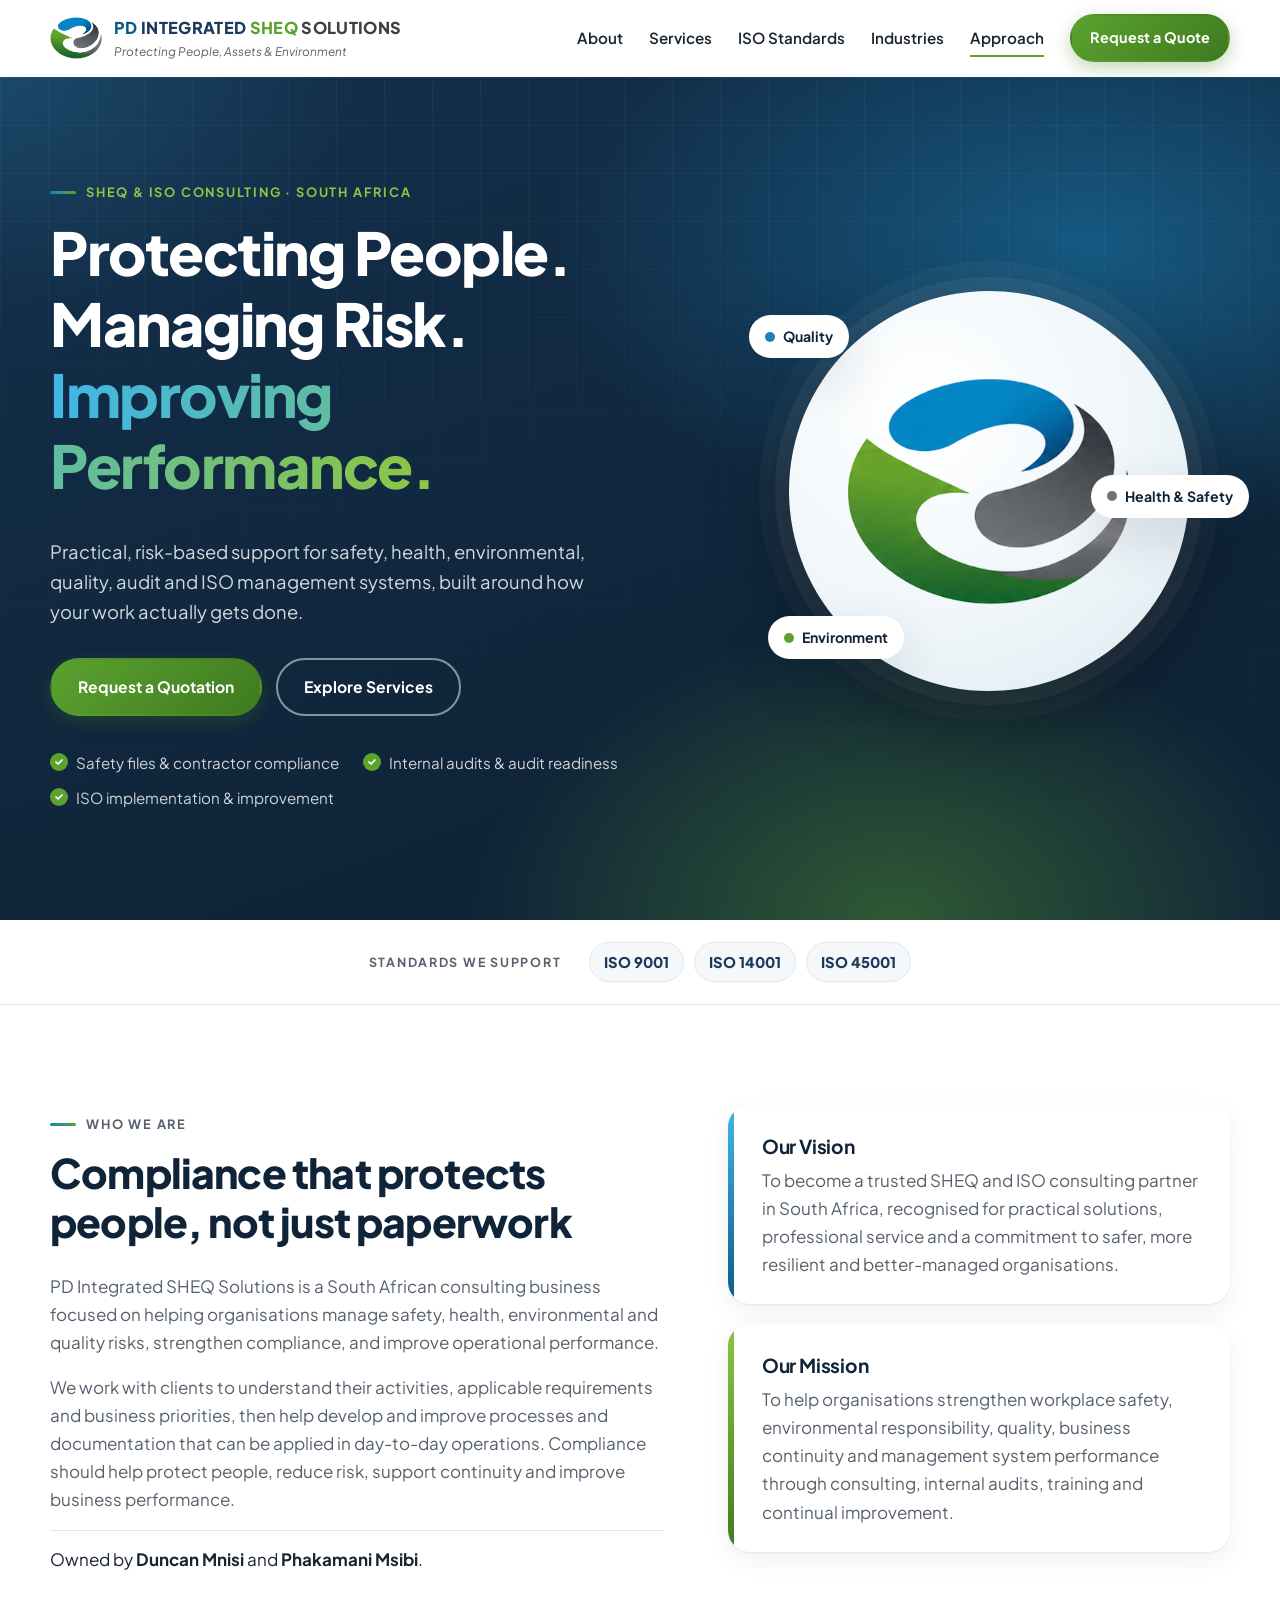
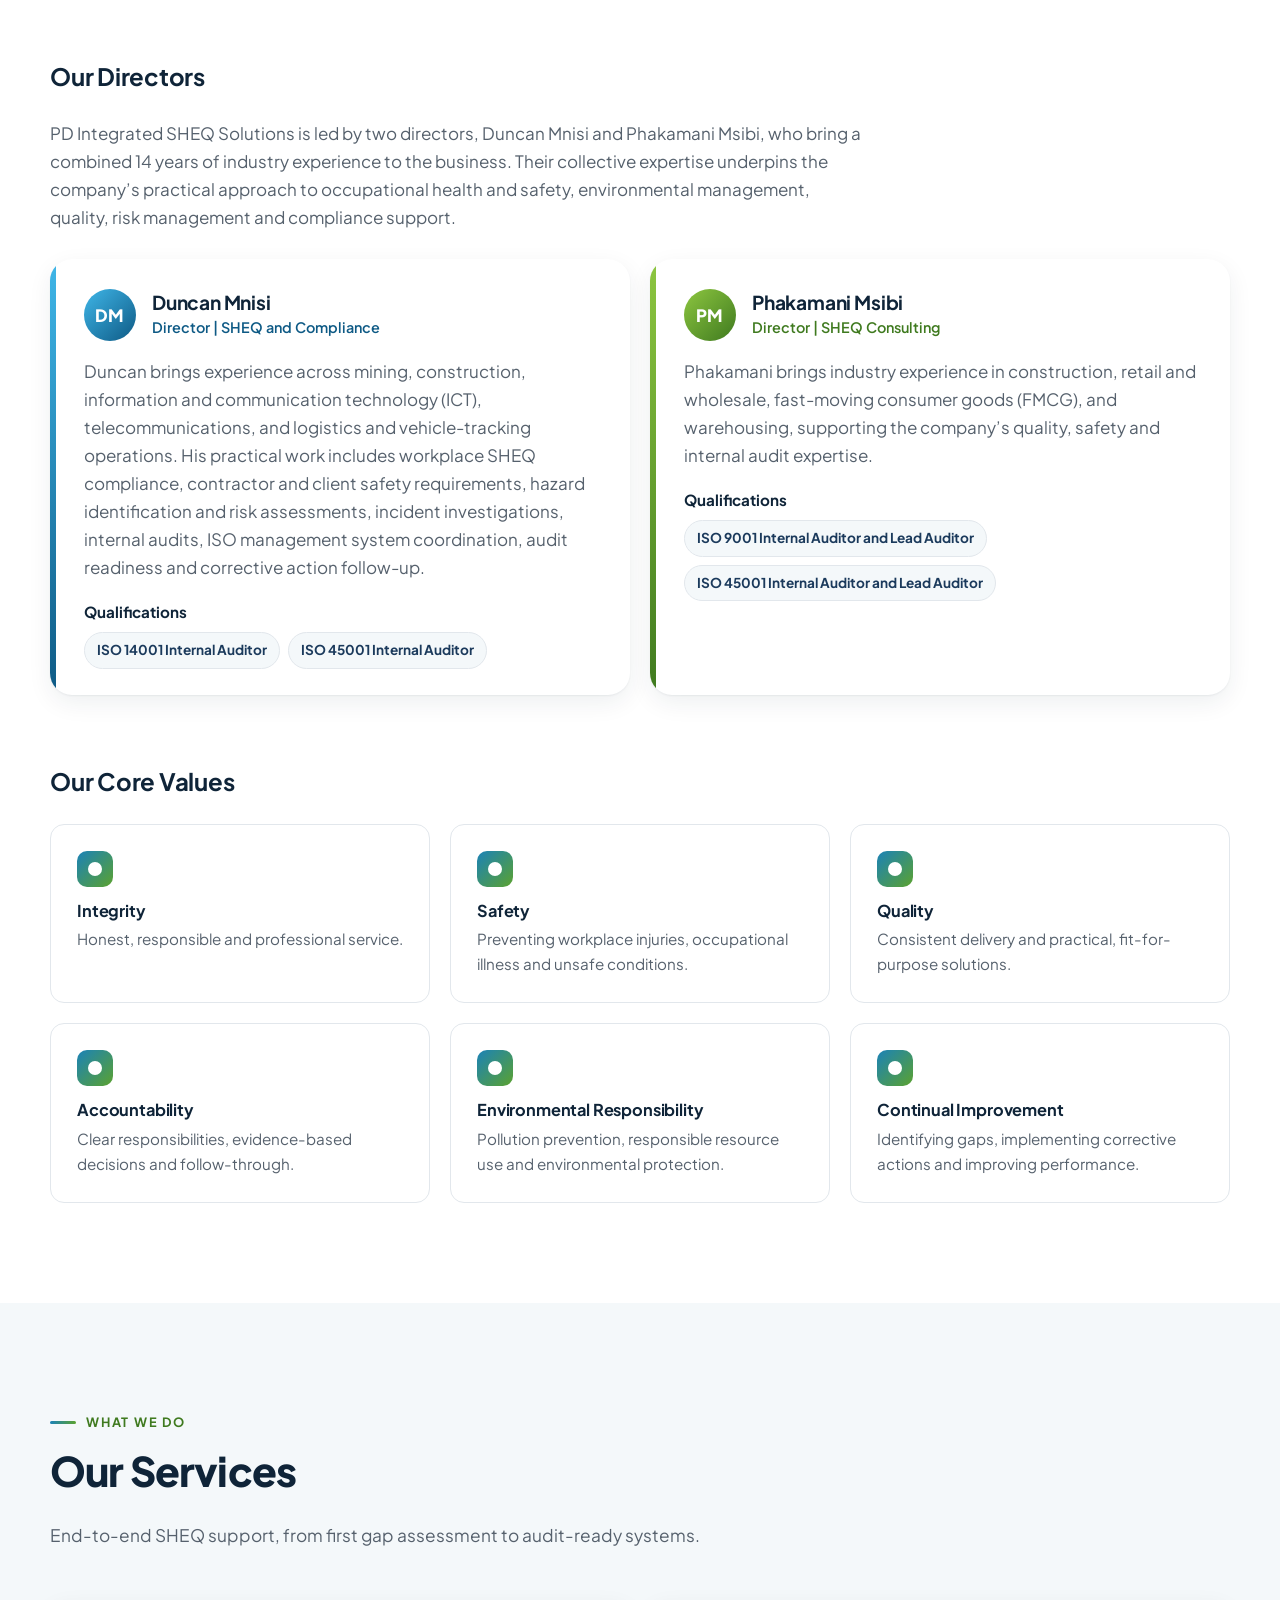
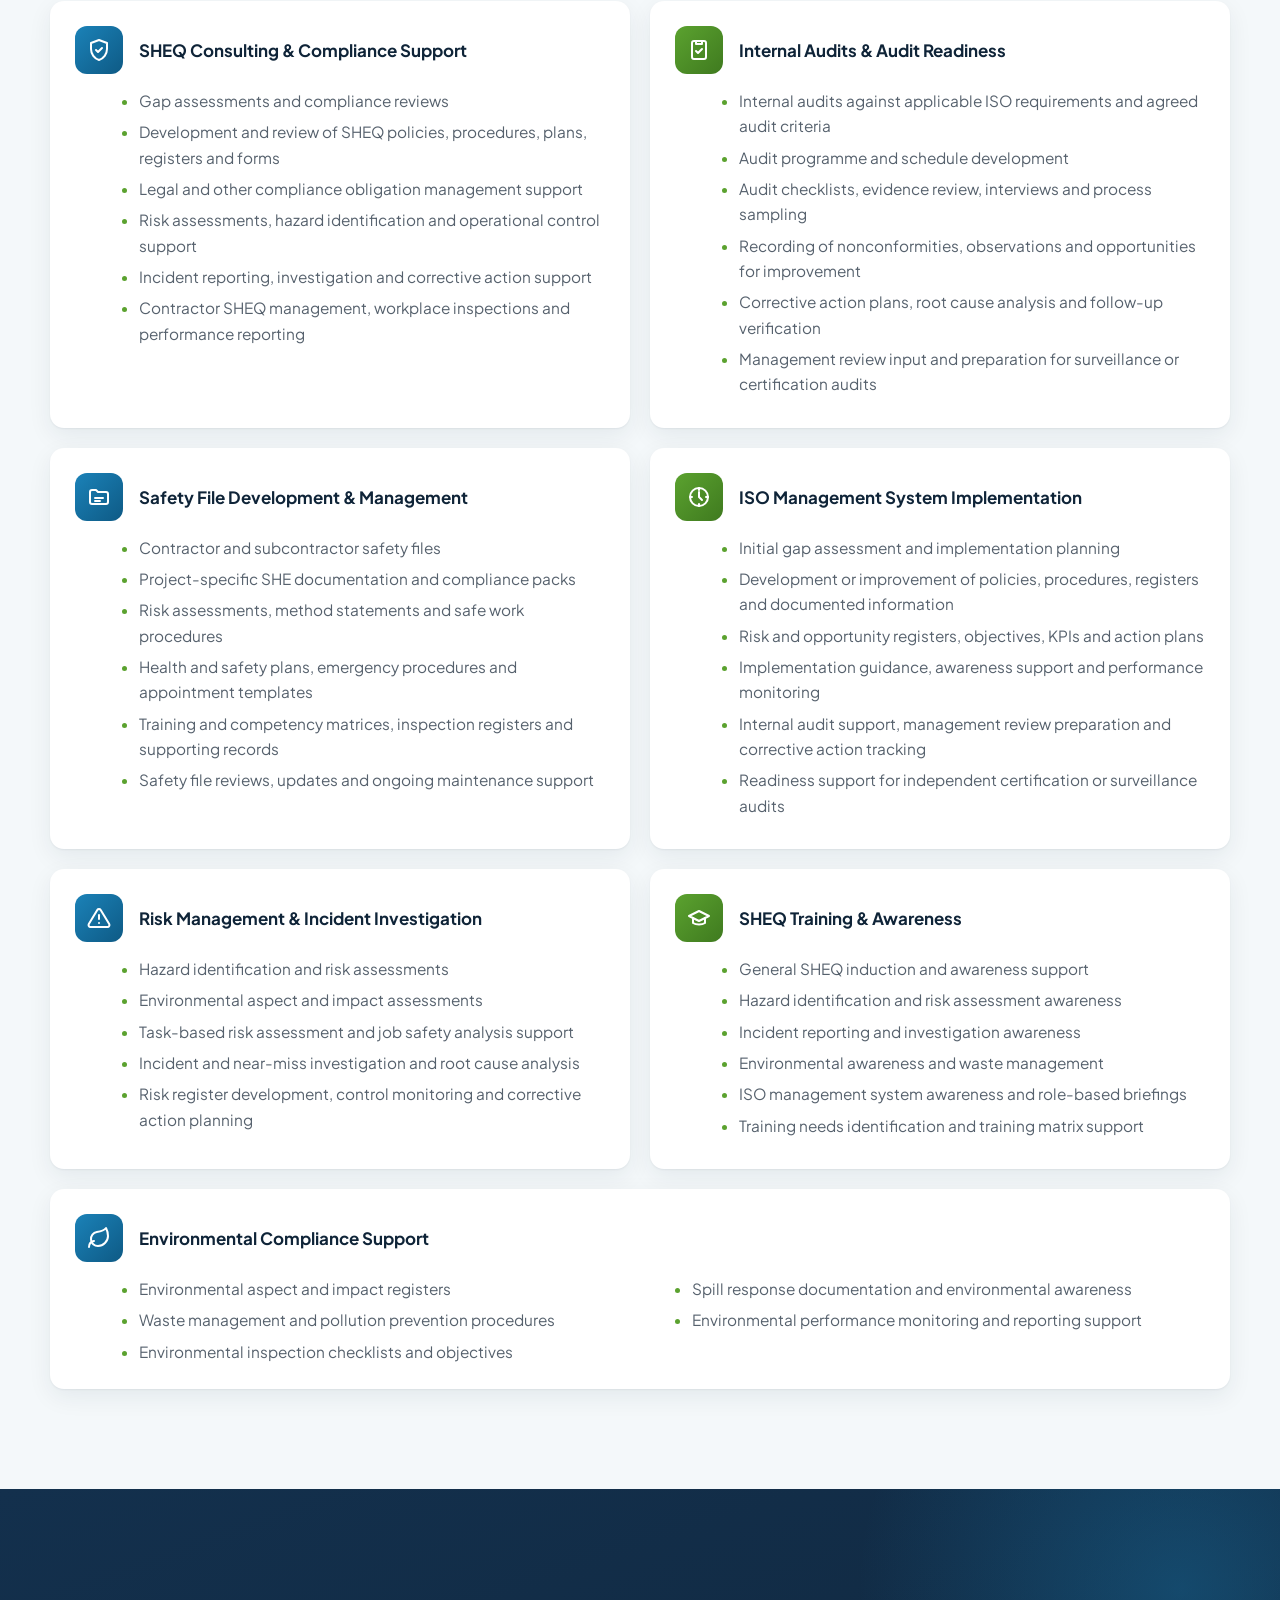
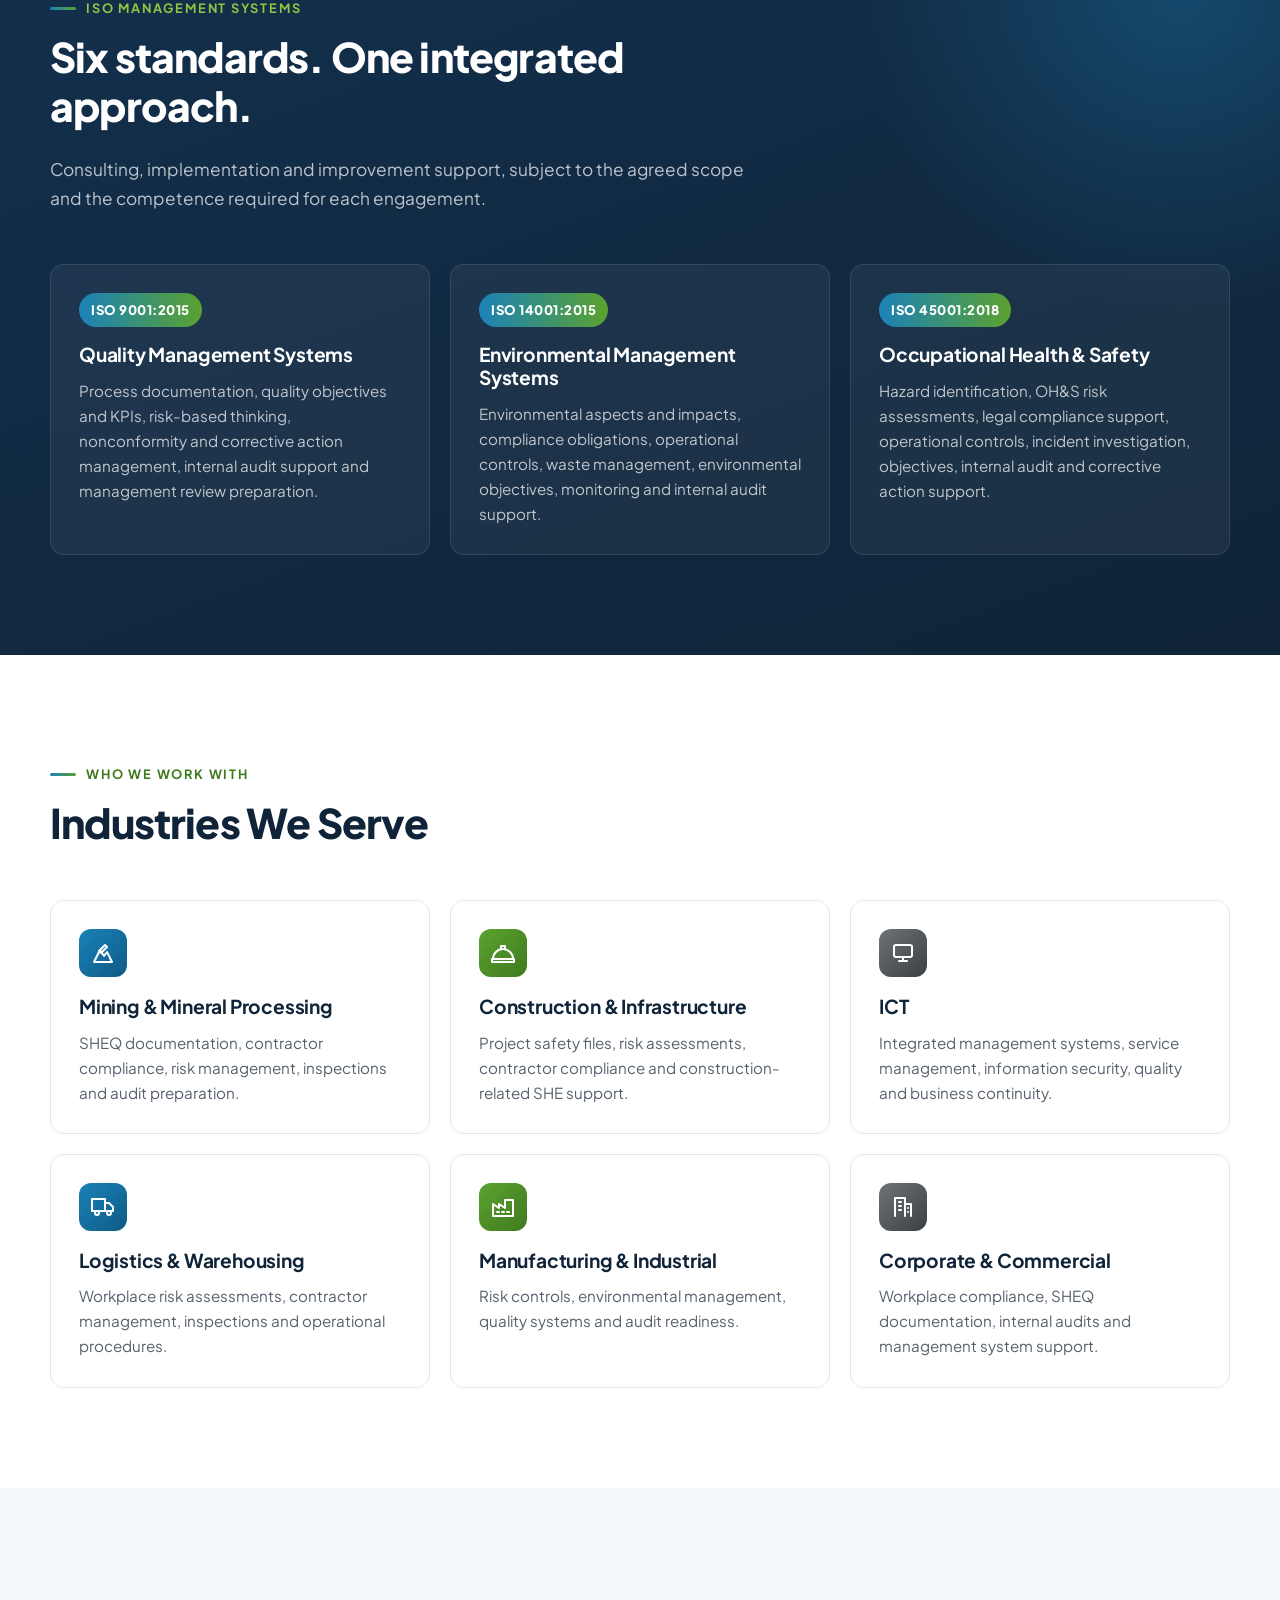
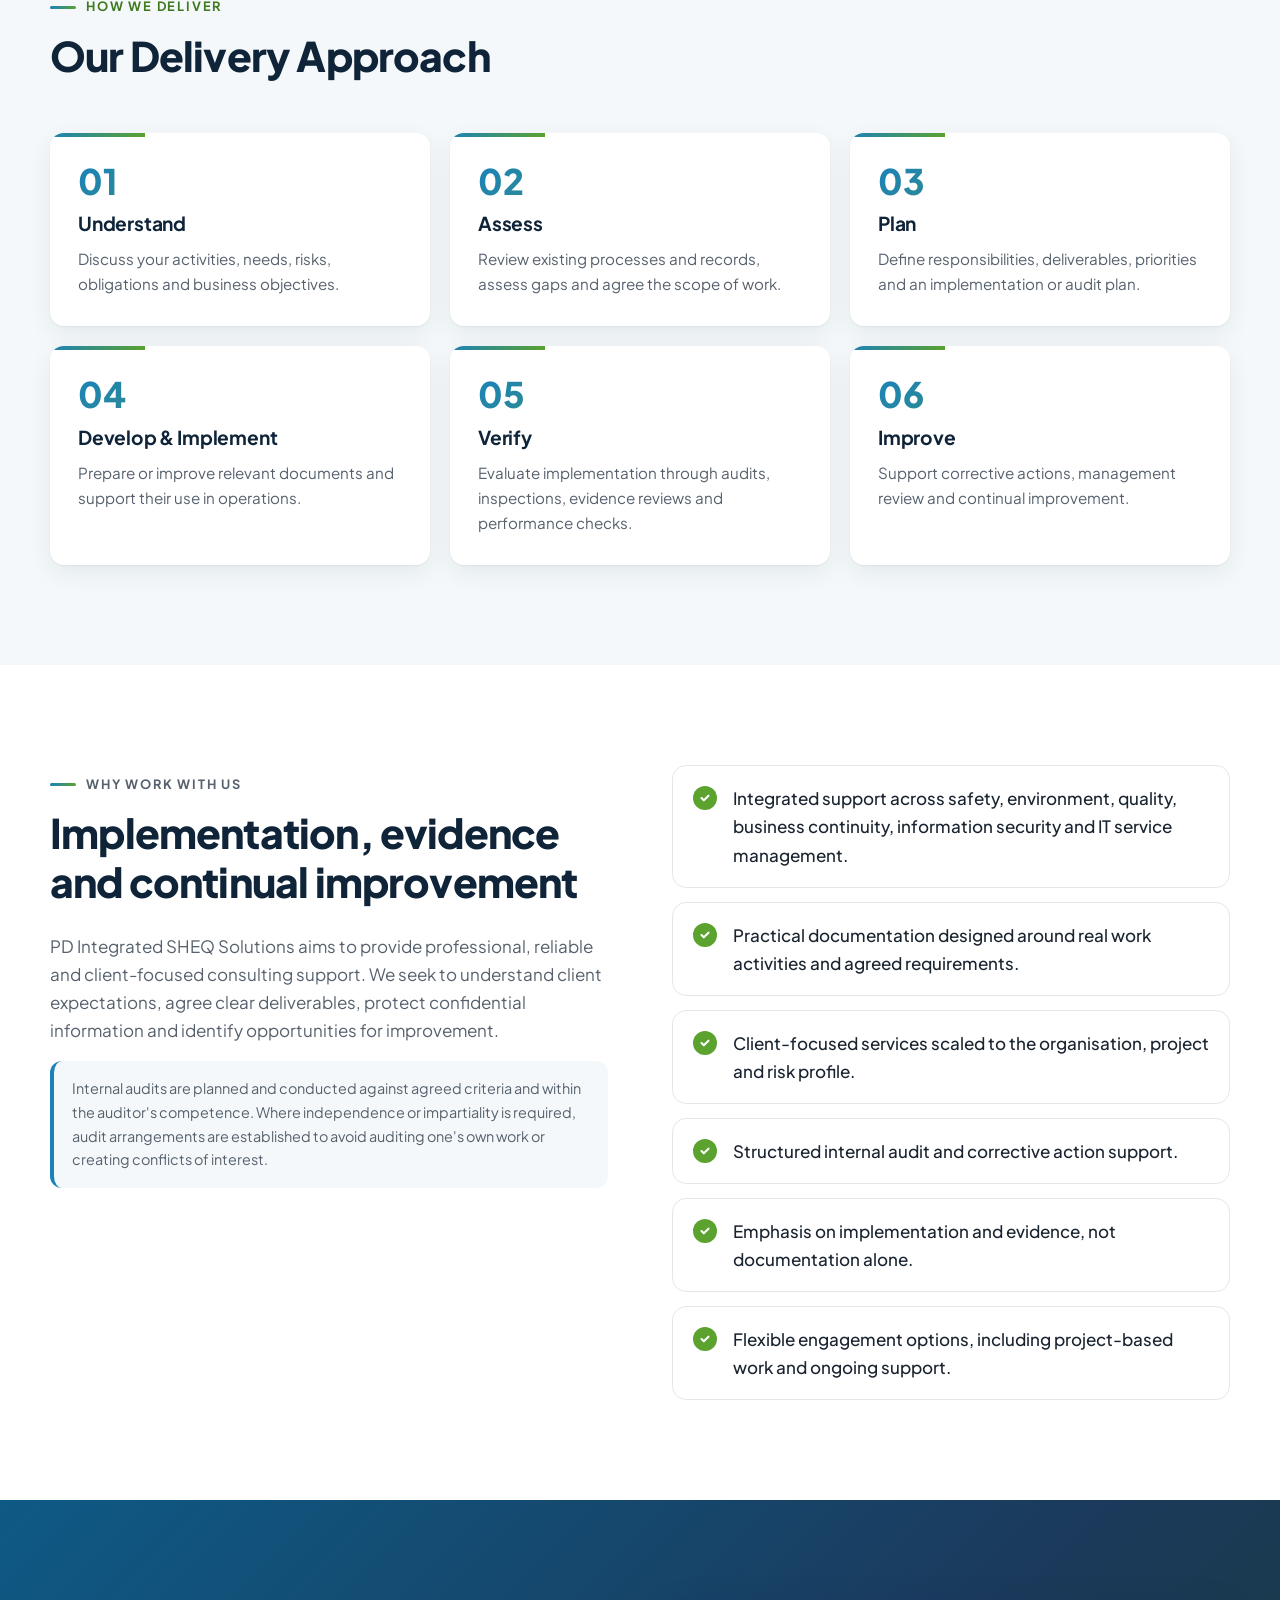
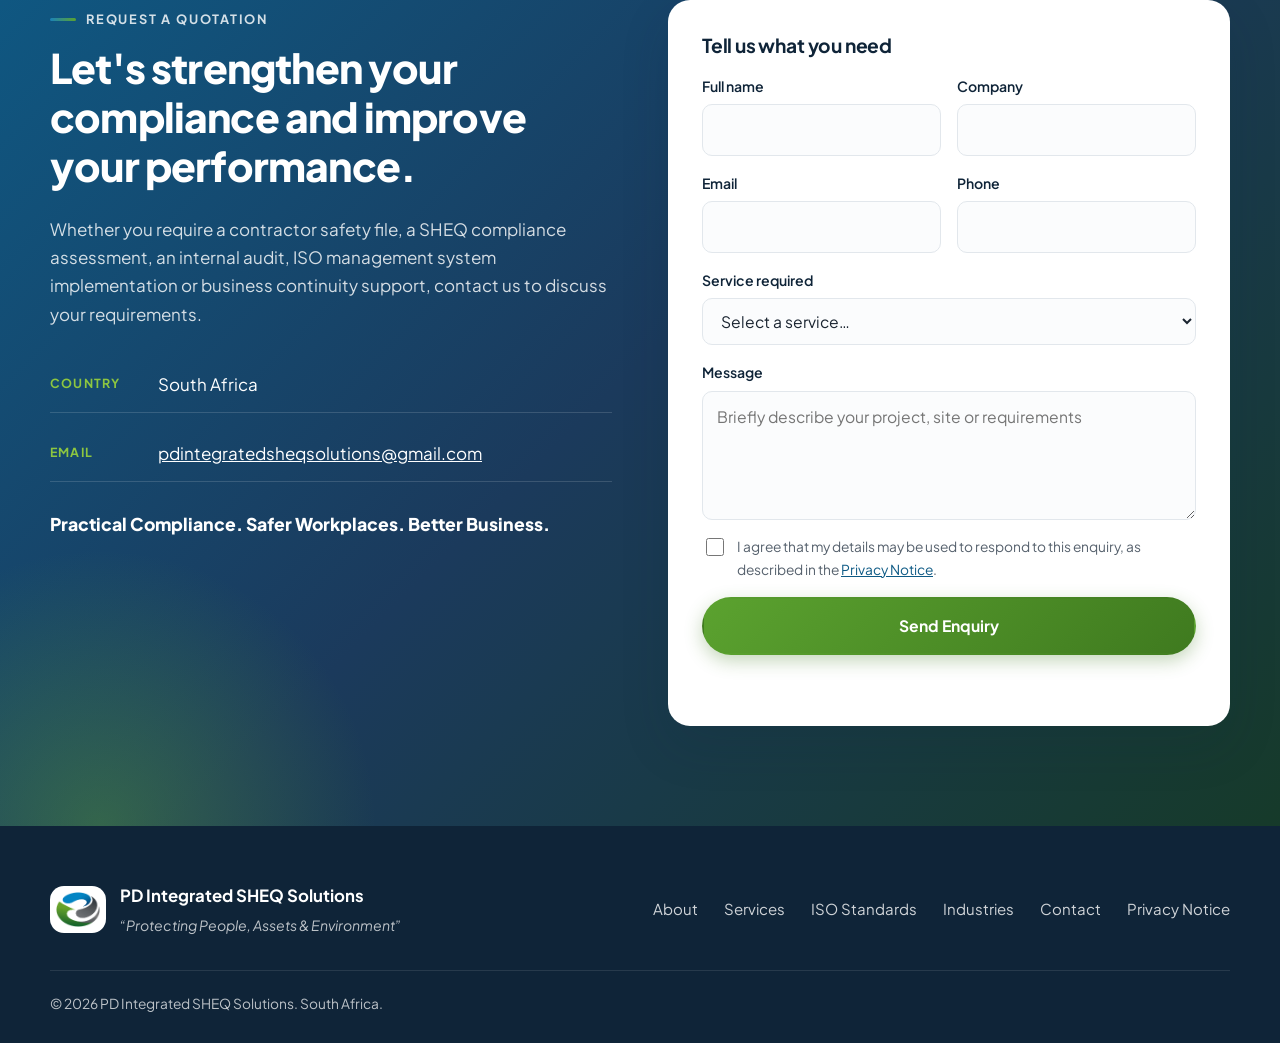
<file: index.html>
<!doctype html>
<html lang="en-ZA">
<head>
  <meta charset="utf-8">
  <meta name="viewport" content="width=device-width, initial-scale=1">
  <title>PD Integrated SHEQ Solutions | SHEQ &amp; ISO Consulting South Africa</title>
  <meta name="description" content="PD Integrated SHEQ Solutions helps South African organisations improve safety, environmental performance, quality and business resilience through SHEQ consulting, internal audits, safety files, risk management, training and ISO management system support.">
  <meta name="theme-color" content="#1B3A5C">
  <meta property="og:title" content="PD Integrated SHEQ Solutions">
  <meta property="og:description" content="Protecting People, Assets &amp; Environment. SHEQ consulting, internal audits and ISO management system support in South Africa.">
  <meta property="og:type" content="website">
  <link rel="icon" href="assets/img/favicon.png" type="image/png">
  <link rel="preconnect" href="https://fonts.googleapis.com">
  <link rel="preconnect" href="https://fonts.gstatic.com" crossorigin>
  <link href="https://fonts.googleapis.com/css2?family=Plus+Jakarta+Sans:wght@400;500;600;700;800&display=swap" rel="stylesheet">
  <link rel="stylesheet" href="assets/css/styles.css">
</head>
<body>
  <a class="skip-link" href="#main">Skip to content</a>

  <header class="site-header" id="top">
    <div class="container header-inner">
      <a class="brand" href="#top" aria-label="PD Integrated SHEQ Solutions home">
        <img src="assets/img/logo-icon.png" alt="" width="52" height="42">
        <span class="brand-text">
          <span class="brand-name"><b class="c-blue">PD</b> <b class="c-navy">INTEGRATED</b> <b class="c-green">SHEQ</b> <b class="c-grey">SOLUTIONS</b></span>
          <span class="brand-tag">Protecting People, Assets &amp; Environment</span>
        </span>
      </a>
      <button class="nav-toggle" aria-expanded="false" aria-controls="site-nav" aria-label="Open menu">
        <span></span><span></span><span></span>
      </button>
      <nav class="site-nav" id="site-nav" aria-label="Main">
        <a href="#about">About</a>
        <a href="#services">Services</a>
        <a href="#iso">ISO Standards</a>
        <a href="#industries">Industries</a>
        <a href="#approach">Approach</a>
        <a class="btn btn-primary btn-sm" href="#contact">Request a Quote</a>
      </nav>
    </div>
  </header>

  <main id="main">
    <!-- HERO -->
    <section class="hero">
      <div class="hero-bg" aria-hidden="true"></div>
      <div class="container hero-inner">
        <div class="hero-copy reveal">
          <p class="eyebrow">SHEQ &amp; ISO Consulting · South Africa</p>
          <h1>Protecting People.<br>Managing Risk.<br><span class="grad-text">Improving Performance.</span></h1>
          <p class="lead">Practical, risk-based support for safety, health, environmental, quality, audit and ISO management systems, built around how your work actually gets done.</p>
          <div class="hero-actions">
            <a class="btn btn-primary" href="#contact">Request a Quotation</a>
            <a class="btn btn-ghost" href="#services">Explore Services</a>
          </div>
          <ul class="hero-points">
            <li>Safety files &amp; contractor compliance</li>
            <li>Internal audits &amp; audit readiness</li>
            <li>ISO implementation &amp; improvement</li>
          </ul>
        </div>
        <div class="hero-visual reveal" aria-hidden="true">
          <div class="orb">
            <img src="assets/img/logo-icon.png" alt="" width="360" height="289">
          </div>
          <div class="chip chip-1"><span class="dot dot-blue"></span>Quality</div>
          <div class="chip chip-2"><span class="dot dot-green"></span>Environment</div>
          <div class="chip chip-3"><span class="dot dot-grey"></span>Health &amp; Safety</div>
        </div>
      </div>
    </section>

    <!-- STANDARDS STRIP -->
    <section class="strip" aria-label="ISO standards supported">
      <div class="container strip-inner">
        <span class="strip-label">Standards we support</span>
        <ul>
          <li>ISO 9001</li><li>ISO 14001</li><li>ISO 45001</li>
        </ul>
      </div>
    </section>

    <!-- ABOUT -->
    <section class="section" id="about">
      <div class="container about-grid">
        <div class="reveal">
          <p class="eyebrow">Who we are</p>
          <h2>Compliance that protects people, not just paperwork</h2>
          <p>PD Integrated SHEQ Solutions is a South African consulting business focused on helping organisations manage safety, health, environmental and quality risks, strengthen compliance, and improve operational performance.</p>
          <p>We work with clients to understand their activities, applicable requirements and business priorities, then help develop and improve processes and documentation that can be applied in day-to-day operations. Compliance should help protect people, reduce risk, support continuity and improve business performance.</p>
          <p class="owners">Owned by <strong>Duncan Mnisi</strong> and <strong>Phakamani Msibi</strong>.</p>
        </div>
        <div class="vm reveal">
          <article class="vm-card vm-vision">
            <h3>Our Vision</h3>
            <p>To become a trusted SHEQ and ISO consulting partner in South Africa, recognised for practical solutions, professional service and a commitment to safer, more resilient and better-managed organisations.</p>
          </article>
          <article class="vm-card vm-mission">
            <h3>Our Mission</h3>
            <p>To help organisations strengthen workplace safety, environmental responsibility, quality, business continuity and management system performance through consulting, internal audits, training and continual improvement.</p>
          </article>
        </div>
      </div>

      <div class="container" id="directors">
        <h3 class="sub-heading reveal">Our Directors</h3>
        <p class="directors-intro reveal">PD Integrated SHEQ Solutions is led by two directors, Duncan Mnisi and Phakamani Msibi, who bring a combined 14 years of industry experience to the business. Their collective expertise underpins the company’s practical approach to occupational health and safety, environmental management, quality, risk management and compliance support.</p>
        <div class="directors">
          <article class="vm-card vm-vision director reveal">
            <div class="director-head">
              <span class="director-initials" aria-hidden="true">DM</span>
              <div>
                <h4>Duncan Mnisi</h4>
                <p class="director-role">Director | SHEQ and Compliance</p>
              </div>
            </div>
            <p>Duncan brings experience across mining, construction, information and communication technology (ICT), telecommunications, and logistics and vehicle-tracking operations. His practical work includes workplace SHEQ compliance, contractor and client safety requirements, hazard identification and risk assessments, incident investigations, internal audits, ISO management system coordination, audit readiness and corrective action follow-up.</p>
            <h5>Qualifications</h5>
            <ul class="director-quals">
              <li>ISO 14001 Internal Auditor</li>
              <li>ISO 45001 Internal Auditor</li>
            </ul>
          </article>
          <article class="vm-card vm-mission director reveal">
            <div class="director-head">
              <span class="director-initials" aria-hidden="true">PM</span>
              <div>
                <h4>Phakamani Msibi</h4>
                <p class="director-role">Director | SHEQ Consulting</p>
              </div>
            </div>
            <p>Phakamani brings industry experience in construction, retail and wholesale, fast-moving consumer goods (FMCG), and warehousing, supporting the company’s quality, safety and internal audit expertise.</p>
            <h5>Qualifications</h5>
            <ul class="director-quals">
              <li>ISO 9001 Internal Auditor and Lead Auditor</li>
              <li>ISO 45001 Internal Auditor and Lead Auditor</li>
            </ul>
          </article>
        </div>
        <!--p class="directors-note reveal">These are individual qualifications and do not mean that PD Integrated SHEQ Solutions is ISO certified.</p-->
      </div>

      <div class="container">
        <h3 class="sub-heading reveal">Our Core Values</h3>
        <ul class="values">
          <li class="reveal"><span class="v-ico" aria-hidden="true"></span><h4>Integrity</h4><p>Honest, responsible and professional service.</p></li>
          <li class="reveal"><span class="v-ico" aria-hidden="true"></span><h4>Safety</h4><p>Preventing workplace injuries, occupational illness and unsafe conditions.</p></li>
          <li class="reveal"><span class="v-ico" aria-hidden="true"></span><h4>Quality</h4><p>Consistent delivery and practical, fit-for-purpose solutions.</p></li>
          <li class="reveal"><span class="v-ico" aria-hidden="true"></span><h4>Accountability</h4><p>Clear responsibilities, evidence-based decisions and follow-through.</p></li>
          <li class="reveal"><span class="v-ico" aria-hidden="true"></span><h4>Environmental Responsibility</h4><p>Pollution prevention, responsible resource use and environmental protection.</p></li>
          <li class="reveal"><span class="v-ico" aria-hidden="true"></span><h4>Continual Improvement</h4><p>Identifying gaps, implementing corrective actions and improving performance.</p></li>
        </ul>
      </div>
    </section>

    <!-- SERVICES -->
    <section class="section section-tint" id="services">
      <div class="container">
        <div class="section-head reveal">
          <p class="eyebrow">What we do</p>
          <h2>Our Services</h2>
          <p>End-to-end SHEQ support, from first gap assessment to audit-ready systems.</p>
        </div>

        <div class="services">
          <article class="svc reveal">
            <div class="svc-head">
              <span class="svc-ico" aria-hidden="true"><svg viewBox="0 0 24 24"><path d="M12 2 4 5v6c0 5 3.4 9.5 8 11 4.6-1.5 8-6 8-11V5l-8-3Z"/><path d="m9 12 2 2 4-4"/></svg></span>
              <span class="svc-title">SHEQ Consulting &amp; Compliance Support</span>
            </div>
            <ul>
              <li>Gap assessments and compliance reviews</li>
              <li>Development and review of SHEQ policies, procedures, plans, registers and forms</li>
              <li>Legal and other compliance obligation management support</li>
              <li>Risk assessments, hazard identification and operational control support</li>
              <li>Incident reporting, investigation and corrective action support</li>
              <li>Contractor SHEQ management, workplace inspections and performance reporting</li>
            </ul>
          </article>

          <article class="svc reveal">
            <div class="svc-head">
              <span class="svc-ico" aria-hidden="true"><svg viewBox="0 0 24 24"><rect x="5" y="3" width="14" height="18" rx="2"/><path d="M9 3h6v3H9z"/><path d="m9 13 2 2 4-4"/></svg></span>
              <span class="svc-title">Internal Audits &amp; Audit Readiness</span>
            </div>
            <ul>
              <li>Internal audits against applicable ISO requirements and agreed audit criteria</li>
              <li>Audit programme and schedule development</li>
              <li>Audit checklists, evidence review, interviews and process sampling</li>
              <li>Recording of nonconformities, observations and opportunities for improvement</li>
              <li>Corrective action plans, root cause analysis and follow-up verification</li>
              <li>Management review input and preparation for surveillance or certification audits</li>
            </ul>
          </article>

          <article class="svc reveal">
            <div class="svc-head">
              <span class="svc-ico" aria-hidden="true"><svg viewBox="0 0 24 24"><path d="M3 7a2 2 0 0 1 2-2h4l2 2h8a2 2 0 0 1 2 2v8a2 2 0 0 1-2 2H5a2 2 0 0 1-2-2Z"/><path d="M8 13h8M8 16h5"/></svg></span>
              <span class="svc-title">Safety File Development &amp; Management</span>
            </div>
            <ul>
              <li>Contractor and subcontractor safety files</li>
              <li>Project-specific SHE documentation and compliance packs</li>
              <li>Risk assessments, method statements and safe work procedures</li>
              <li>Health and safety plans, emergency procedures and appointment templates</li>
              <li>Training and competency matrices, inspection registers and supporting records</li>
              <li>Safety file reviews, updates and ongoing maintenance support</li>
            </ul>
          </article>

          <article class="svc reveal">
            <div class="svc-head">
              <span class="svc-ico" aria-hidden="true"><svg viewBox="0 0 24 24"><circle cx="12" cy="12" r="9"/><path d="M12 7v5l3 3"/><path d="M3 12h2M19 12h2M12 3v2M12 19v2"/></svg></span>
              <span class="svc-title">ISO Management System Implementation</span>
            </div>
            <ul>
              <li>Initial gap assessment and implementation planning</li>
              <li>Development or improvement of policies, procedures, registers and documented information</li>
              <li>Risk and opportunity registers, objectives, KPIs and action plans</li>
              <li>Implementation guidance, awareness support and performance monitoring</li>
              <li>Internal audit support, management review preparation and corrective action tracking</li>
              <li>Readiness support for independent certification or surveillance audits</li>
            </ul>
          </article>

          <article class="svc reveal">
            <div class="svc-head">
              <span class="svc-ico" aria-hidden="true"><svg viewBox="0 0 24 24"><path d="M10.3 3.9 1.8 18a2 2 0 0 0 1.7 3h17a2 2 0 0 0 1.7-3L13.7 3.9a2 2 0 0 0-3.4 0Z"/><path d="M12 9v4M12 17h.01"/></svg></span>
              <span class="svc-title">Risk Management &amp; Incident Investigation</span>
            </div>
            <ul>
              <li>Hazard identification and risk assessments</li>
              <li>Environmental aspect and impact assessments</li>
              <li>Task-based risk assessment and job safety analysis support</li>
              <li>Incident and near-miss investigation and root cause analysis</li>
              <li>Risk register development, control monitoring and corrective action planning</li>
            </ul>
          </article>

          <article class="svc reveal">
            <div class="svc-head">
              <span class="svc-ico" aria-hidden="true"><svg viewBox="0 0 24 24"><path d="M22 10 12 5 2 10l10 5 10-5Z"/><path d="M6 12v5c3 2 9 2 12 0v-5"/></svg></span>
              <span class="svc-title">SHEQ Training &amp; Awareness</span>
            </div>
            <ul>
              <li>General SHEQ induction and awareness support</li>
              <li>Hazard identification and risk assessment awareness</li>
              <li>Incident reporting and investigation awareness</li>
              <li>Environmental awareness and waste management</li>
              <li>ISO management system awareness and role-based briefings</li>
              <li>Training needs identification and training matrix support</li>
            </ul>
          </article>

          <article class="svc reveal">
            <div class="svc-head">
              <span class="svc-ico" aria-hidden="true"><svg viewBox="0 0 24 24"><path d="M11 20A7 7 0 0 1 9.8 6.1C15.5 5 17 4.5 19 2c1 2 2 4.2 2 8 0 5.5-4.8 10-10 10Z"/><path d="M2 21c0-3 1.9-5.4 5-6"/></svg></span>
              <span class="svc-title">Environmental Compliance Support</span>
            </div>
            <ul>
              <li>Environmental aspect and impact registers</li>
              <li>Waste management and pollution prevention procedures</li>
              <li>Environmental inspection checklists and objectives</li>
              <li>Spill response documentation and environmental awareness</li>
              <li>Environmental performance monitoring and reporting support</li>
            </ul>
          </article>
        </div>
      </div>
    </section>

    <!-- ISO -->
    <section class="section section-dark" id="iso">
      <div class="container">
        <div class="section-head reveal">
          <p class="eyebrow eyebrow-light">ISO management systems</p>
          <h2>Six standards. One integrated approach.</h2>
          <p>Consulting, implementation and improvement support, subject to the agreed scope and the competence required for each engagement.</p>
        </div>
        <div class="iso-grid">
          <article class="iso reveal">
            <span class="iso-code">ISO 9001:2015</span>
            <h3>Quality Management Systems</h3>
            <p>Process documentation, quality objectives and KPIs, risk-based thinking, nonconformity and corrective action management, internal audit support and management review preparation.</p>
          </article>
          <article class="iso reveal">
            <span class="iso-code">ISO 14001:2015</span>
            <h3>Environmental Management Systems</h3>
            <p>Environmental aspects and impacts, compliance obligations, operational controls, waste management, environmental objectives, monitoring and internal audit support.</p>
          </article>
          <!-- <article class="iso reveal">
            <span class="iso-code">ISO 22301:2019</span>
            <h3>Business Continuity Management</h3>
            <p>Business Impact Analysis, continuity risk assessments, strategies and plans, RTO and RPO support, exercise planning and testing, internal audits and certification readiness.</p>
          </article> -->
          <article class="iso reveal">
            <span class="iso-code">ISO 45001:2018</span>
            <h3>Occupational Health &amp; Safety</h3>
            <p>Hazard identification, OH&amp;S risk assessments, legal compliance support, operational controls, incident investigation, objectives, internal audit and corrective action support.</p>
          </article>
          <!-- <article class="iso reveal">
            <span class="iso-code">ISO/IEC 27001:2022</span>
            <h3>Information Security Management</h3>
            <p>Information security risk assessment and treatment, asset and risk registers, policies and procedures, Statement of Applicability support, control documentation and internal audits.</p>
          </article>
          <article class="iso reveal">
            <span class="iso-code">ISO/IEC 20000-1:2018</span>
            <h3>IT Service Management</h3>
            <p>Service management policies, service catalogue documentation, incident, problem and change management, service level management, internal audit and continual improvement.</p>
          </article> -->
        </div>
      </div>
    </section>

    <!-- INDUSTRIES -->
    <section class="section" id="industries">
      <div class="container">
        <div class="section-head reveal">
          <p class="eyebrow">Who we work with</p>
          <h2>Industries We Serve</h2>
        </div>
        <div class="ind-grid">
          <article class="ind reveal">
            <span class="ind-ico" aria-hidden="true"><svg viewBox="0 0 24 24"><path d="m3 21 6-12 4 6 3-4 5 10Z"/><path d="M14 4l2 2-6 6-2-2z"/></svg></span>
            <h3>Mining &amp; Mineral Processing</h3>
            <p>SHEQ documentation, contractor compliance, risk management, inspections and audit preparation.</p>
          </article>
          <article class="ind reveal">
            <span class="ind-ico" aria-hidden="true"><svg viewBox="0 0 24 24"><path d="M2 18a10 10 0 0 1 20 0Z"/><path d="M10 8V5h4v3"/><path d="M1 18h22v3H1z"/></svg></span>
            <h3>Construction &amp; Infrastructure</h3>
            <p>Project safety files, risk assessments, contractor compliance and construction-related SHE support.</p>
          </article>
          <article class="ind reveal">
            <span class="ind-ico" aria-hidden="true"><svg viewBox="0 0 24 24"><rect x="3" y="4" width="18" height="12" rx="2"/><path d="M8 20h8M12 16v4"/></svg></span>
            <h3>ICT</h3>
            <p>Integrated management systems, service management, information security, quality and business continuity.</p>
          </article>
          <article class="ind reveal">
            <span class="ind-ico" aria-hidden="true"><svg viewBox="0 0 24 24"><path d="M1 4h13v12H1z"/><path d="M14 8h4l4 4v4h-8"/><circle cx="6" cy="18" r="2"/><circle cx="18" cy="18" r="2"/></svg></span>
            <h3>Logistics &amp; Warehousing</h3>
            <p>Workplace risk assessments, contractor management, inspections and operational procedures.</p>
          </article>
          <article class="ind reveal">
            <span class="ind-ico" aria-hidden="true"><svg viewBox="0 0 24 24"><path d="M2 21V9l6 4V9l6 4V5h8v16Z"/><path d="M6 17h2M11 17h2M16 17h2"/></svg></span>
            <h3>Manufacturing &amp; Industrial</h3>
            <p>Risk controls, environmental management, quality systems and audit readiness.</p>
          </article>
          <article class="ind reveal">
            <span class="ind-ico" aria-hidden="true"><svg viewBox="0 0 24 24"><path d="M4 21V3h10v18"/><path d="M14 9h6v12"/><path d="M8 7h2M8 11h2M8 15h2M17 13h0M17 17h0"/></svg></span>
            <h3>Corporate &amp; Commercial</h3>
            <p>Workplace compliance, SHEQ documentation, internal audits and management system support.</p>
          </article>
        </div>
      </div>
    </section>

    <!-- APPROACH -->
    <section class="section section-tint" id="approach">
      <div class="container">
        <div class="section-head reveal">
          <p class="eyebrow">How we deliver</p>
          <h2>Our Delivery Approach</h2>
        </div>
        <ol class="steps">
          <li class="reveal"><span class="step-n">01</span><h3>Understand</h3><p>Discuss your activities, needs, risks, obligations and business objectives.</p></li>
          <li class="reveal"><span class="step-n">02</span><h3>Assess</h3><p>Review existing processes and records, assess gaps and agree the scope of work.</p></li>
          <li class="reveal"><span class="step-n">03</span><h3>Plan</h3><p>Define responsibilities, deliverables, priorities and an implementation or audit plan.</p></li>
          <li class="reveal"><span class="step-n">04</span><h3>Develop &amp; Implement</h3><p>Prepare or improve relevant documents and support their use in operations.</p></li>
          <li class="reveal"><span class="step-n">05</span><h3>Verify</h3><p>Evaluate implementation through audits, inspections, evidence reviews and performance checks.</p></li>
          <li class="reveal"><span class="step-n">06</span><h3>Improve</h3><p>Support corrective actions, management review and continual improvement.</p></li>
        </ol>
      </div>
    </section>

    <!-- WHY US -->
    <section class="section" id="why">
      <div class="container why-grid">
        <div class="reveal">
          <p class="eyebrow">Why work with us</p>
          <h2>Implementation, evidence and continual improvement</h2>
          <p>PD Integrated SHEQ Solutions aims to provide professional, reliable and client-focused consulting support. We seek to understand client expectations, agree clear deliverables, protect confidential information and identify opportunities for improvement.</p>
          <p class="fine">Internal audits are planned and conducted against agreed criteria and within the auditor's competence. Where independence or impartiality is required, audit arrangements are established to avoid auditing one's own work or creating conflicts of interest.</p>
        </div>
        <ul class="why-list">
          <li class="reveal">Integrated support across safety, environment, quality, business continuity, information security and IT service management.</li>
          <li class="reveal">Practical documentation designed around real work activities and agreed requirements.</li>
          <li class="reveal">Client-focused services scaled to the organisation, project and risk profile.</li>
          <li class="reveal">Structured internal audit and corrective action support.</li>
          <li class="reveal">Emphasis on implementation and evidence, not documentation alone.</li>
          <li class="reveal">Flexible engagement options, including project-based work and ongoing support.</li>
        </ul>
      </div>
    </section>

    <!-- CONTACT / CTA -->
    <section class="section cta" id="contact">
      <div class="container cta-grid">
        <div class="cta-copy reveal">
          <p class="eyebrow eyebrow-light">Request a quotation</p>
          <h2>Let's strengthen your compliance and improve your performance.</h2>
          <p>Whether you require a contractor safety file, a SHEQ compliance assessment, an internal audit, ISO management system implementation or business continuity support, contact us to discuss your requirements.</p>
          <ul class="contact-list">
            <li><span>Country</span>South Africa</li>
            <li data-contact="email" hidden><span>Email</span><a href="#"></a></li>
            <li data-contact="phone" hidden><span>Telephone</span><a href="#"></a></li>
            <li data-contact="address" hidden><span>Address</span><em></em></li>
          </ul>
          <p class="motto">Practical Compliance. Safer Workplaces. Better Business.</p>
        </div>

        <form class="quote-form reveal" id="quote-form" novalidate>
          <h3>Tell us what you need</h3>
          <div class="field-row">
            <label>Full name<input name="name" type="text" autocomplete="name" required></label>
            <label>Company<input name="company" type="text" autocomplete="organization"></label>
          </div>
          <div class="field-row">
            <label>Email<input name="email" type="email" autocomplete="email" required></label>
            <label>Phone<input name="phone" type="tel" autocomplete="tel"></label>
          </div>
          <label>Service required
            <select name="service" required>
              <option value="">Select a service…</option>
              <option>Contractor / project safety file</option>
              <option>SHEQ consulting &amp; compliance assessment</option>
              <option>Internal audit / audit readiness</option>
              <option>ISO management system implementation</option>
              <option>Business continuity (ISO 22301)</option>
              <option>Risk management &amp; incident investigation</option>
              <option>SHEQ training &amp; awareness</option>
              <option>Environmental compliance support</option>
              <option>Other</option>
            </select>
          </label>
          <label>Message<textarea name="message" rows="4" placeholder="Briefly describe your project, site or requirements" required></textarea></label>
          <label class="check"><input type="checkbox" name="consent" required> <span>I agree that my details may be used to respond to this enquiry, as described in the <a href="privacy.html">Privacy Notice</a>.</span></label>
          <input type="text" name="website" class="hp" tabindex="-1" autocomplete="off" aria-hidden="true">
          <button class="btn btn-primary btn-block" type="submit">Send Enquiry</button>
          <p class="form-status" role="status" aria-live="polite"></p>
        </form>
      </div>
    </section>
  </main>

  <footer class="site-footer">
    <div class="container footer-inner">
      <div class="footer-brand">
        <img src="assets/img/logo-icon.png" alt="" width="56" height="45">
        <div>
          <strong>PD Integrated SHEQ Solutions</strong>
          <span>“Protecting People, Assets &amp; Environment”</span>
        </div>
      </div>
      <nav class="footer-nav" aria-label="Footer">
        <a href="#about">About</a>
        <a href="#services">Services</a>
        <a href="#iso">ISO Standards</a>
        <a href="#industries">Industries</a>
        <a href="#contact">Contact</a>
        <a href="privacy.html">Privacy Notice</a>
      </nav>
    </div>
    <div class="container footer-base">
      <p>© <span id="year">2026</span> PD Integrated SHEQ Solutions. South Africa.</p>
    </div>
  </footer>

  <script src="assets/js/main.js"></script>
</body>
</html>
</file>
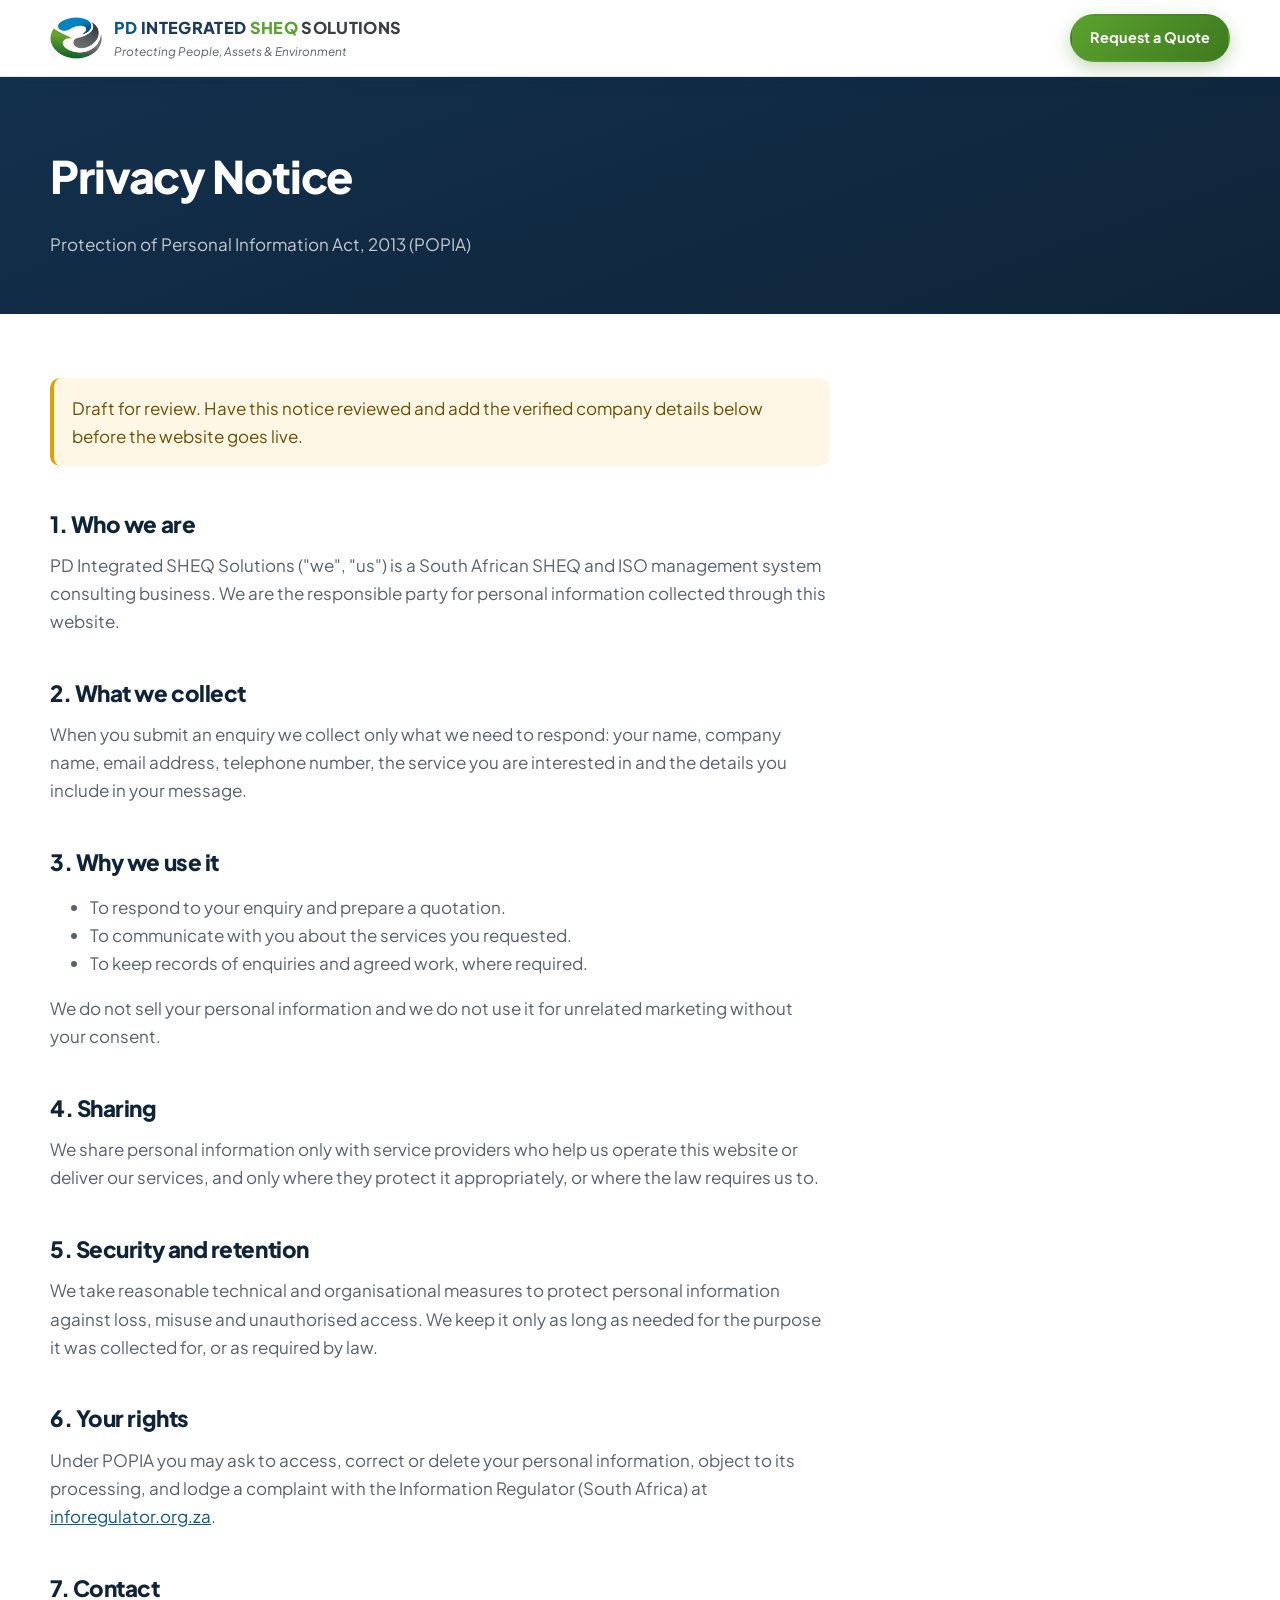
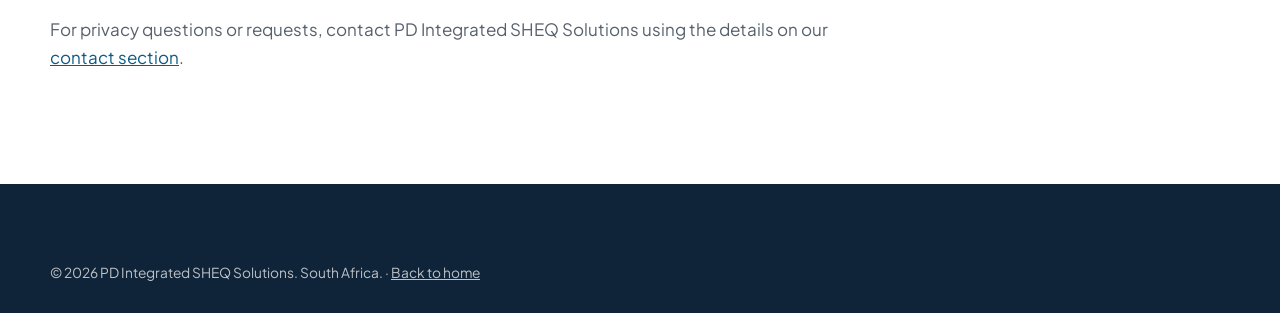
<file: privacy.html>
<!doctype html>
<html lang="en-ZA">
<head>
  <meta charset="utf-8">
  <meta name="viewport" content="width=device-width, initial-scale=1">
  <title>Privacy Notice | PD Integrated SHEQ Solutions</title>
  <meta name="description" content="How PD Integrated SHEQ Solutions collects and uses personal information, in line with POPIA.">
  <meta name="theme-color" content="#1B3A5C">
  <link rel="icon" href="assets/img/favicon.png" type="image/png">
  <link rel="preconnect" href="https://fonts.googleapis.com">
  <link rel="preconnect" href="https://fonts.gstatic.com" crossorigin>
  <link href="https://fonts.googleapis.com/css2?family=Plus+Jakarta+Sans:wght@400;500;600;700;800&display=swap" rel="stylesheet">
  <link rel="stylesheet" href="assets/css/styles.css">
</head>
<body>
  <header class="site-header scrolled">
    <div class="container header-inner">
      <a class="brand" href="index.html" aria-label="PD Integrated SHEQ Solutions home">
        <img src="assets/img/logo-icon.png" alt="" width="52" height="42">
        <span class="brand-text">
          <span class="brand-name"><b class="c-blue">PD</b> <b class="c-navy">INTEGRATED</b> <b class="c-green">SHEQ</b> <b class="c-grey">SOLUTIONS</b></span>
          <span class="brand-tag">Protecting People, Assets &amp; Environment</span>
        </span>
      </a>
      <a class="btn btn-primary btn-sm" href="index.html#contact">Request a Quote</a>
    </div>
  </header>

  <main>
    <section class="page-hero">
      <div class="container">
        <h1>Privacy Notice</h1>
        <p>Protection of Personal Information Act, 2013 (POPIA)</p>
      </div>
    </section>

    <div class="container">
      <article class="prose">
        <p class="note">Draft for review. Have this notice reviewed and add the verified company details below before the website goes live.</p>

        <h2>1. Who we are</h2>
        <p>PD Integrated SHEQ Solutions ("we", "us") is a South African SHEQ and ISO management system consulting business. We are the responsible party for personal information collected through this website.</p>

        <h2>2. What we collect</h2>
        <p>When you submit an enquiry we collect only what we need to respond: your name, company name, email address, telephone number, the service you are interested in and the details you include in your message.</p>

        <h2>3. Why we use it</h2>
        <ul>
          <li>To respond to your enquiry and prepare a quotation.</li>
          <li>To communicate with you about the services you requested.</li>
          <li>To keep records of enquiries and agreed work, where required.</li>
        </ul>
        <p>We do not sell your personal information and we do not use it for unrelated marketing without your consent.</p>

        <h2>4. Sharing</h2>
        <p>We share personal information only with service providers who help us operate this website or deliver our services, and only where they protect it appropriately, or where the law requires us to.</p>

        <h2>5. Security and retention</h2>
        <p>We take reasonable technical and organisational measures to protect personal information against loss, misuse and unauthorised access. We keep it only as long as needed for the purpose it was collected for, or as required by law.</p>

        <h2>6. Your rights</h2>
        <p>Under POPIA you may ask to access, correct or delete your personal information, object to its processing, and lodge a complaint with the Information Regulator (South Africa) at <a href="https://inforegulator.org.za" rel="noopener">inforegulator.org.za</a>.</p>

        <h2>7. Contact</h2>
        <p>For privacy questions or requests, contact PD Integrated SHEQ Solutions using the details on our <a href="index.html#contact">contact section</a>.</p>
      </article>
    </div>
  </main>

  <footer class="site-footer">
    <div class="container footer-base">
      <p>© 2026 PD Integrated SHEQ Solutions. South Africa. · <a href="index.html" style="color:inherit">Back to home</a></p>
    </div>
  </footer>
</body>
</html>
</file>
<file: assets/css/styles.css>
/* PD Integrated SHEQ Solutions — brand palette taken from the logo */
:root {
  --blue: #1B82B8;
  --blue-light: #3FB6E8;
  --blue-deep: #0E5A85;
  --navy: #1B3A5C;
  --navy-ink: #0F2438;
  --green: #5BA22F;
  --green-light: #8DC640;
  --green-deep: #3F7A1F;
  --grey: #6E7378;
  --charcoal: #3C4045;

  --ink: #1A2430;
  --muted: #56616D;
  --line: #E2E7EC;
  --bg: #FFFFFF;
  --bg-tint: #F4F8FA;

  --radius: 14px;
  --radius-lg: 22px;
  --shadow: 0 1px 2px rgba(15, 36, 56, .06), 0 8px 24px rgba(15, 36, 56, .07);
  --shadow-lg: 0 20px 50px rgba(15, 36, 56, .14);
  --font: "Plus Jakarta Sans", system-ui, -apple-system, "Segoe UI", Arial, sans-serif;
  --container: 1180px;
  --header-h: 76px;
}

*, *::before, *::after { box-sizing: border-box; }
html { scroll-behavior: smooth; scroll-padding-top: calc(var(--header-h) + 12px); -webkit-text-size-adjust: 100%; }
body {
  margin: 0;
  font-family: var(--font);
  font-size: 17px;
  line-height: 1.65;
  color: var(--ink);
  background: var(--bg);
  -webkit-font-smoothing: antialiased;
}
img, svg { display: block; max-width: 100%; }
[hidden] { display: none !important; }
a { color: var(--blue-deep); }
h1, h2, h3, h4 { line-height: 1.2; margin: 0 0 .6em; color: var(--navy-ink); letter-spacing: -.01em; }
h1 { font-size: clamp(2.3rem, 5vw, 3.7rem); font-weight: 800; letter-spacing: -.025em; }
h2 { font-size: clamp(1.8rem, 3.4vw, 2.55rem); font-weight: 800; letter-spacing: -.02em; }
h3 { font-size: 1.2rem; font-weight: 700; }
h4 { font-size: 1.02rem; font-weight: 700; }
p { margin: 0 0 1em; }

.container { width: min(100% - 32px, var(--container)); margin-inline: auto; }
.skip-link { position: absolute; left: -999px; top: 8px; background: var(--navy); color: #fff; padding: 8px 14px; border-radius: 8px; z-index: 100; }
.skip-link:focus { left: 8px; }
:focus-visible { outline: 3px solid var(--blue-light); outline-offset: 2px; }

.c-blue { color: var(--blue-deep); }
.c-navy { color: var(--navy); }
.c-green { color: var(--green); }
.c-grey { color: var(--charcoal); }
.grad-text {
  background: linear-gradient(90deg, var(--blue) 0%, var(--green) 100%);
  -webkit-background-clip: text; background-clip: text; color: transparent;
}

.eyebrow {
  display: inline-flex; align-items: center; gap: 10px;
  font-size: .8rem; font-weight: 700; letter-spacing: .14em; text-transform: uppercase;
  color: var(--green-deep); margin-bottom: 14px;
}
.eyebrow::before { content: ""; width: 26px; height: 3px; border-radius: 3px; background: linear-gradient(90deg, var(--blue), var(--green)); }
.eyebrow-light { color: var(--green-light); }

/* Buttons */
.btn {
  display: inline-flex; align-items: center; justify-content: center; gap: 8px;
  padding: 14px 26px; border-radius: 999px; font: inherit; font-weight: 700; font-size: .98rem;
  text-decoration: none; border: 2px solid transparent; cursor: pointer;
  transition: transform .15s ease, box-shadow .2s ease, background .2s ease, color .2s ease;
}
.btn:hover { transform: translateY(-1px); }
.btn-primary { background: linear-gradient(135deg, var(--green) 0%, var(--green-deep) 100%); color: #fff; box-shadow: 0 6px 18px rgba(63, 122, 31, .3); }
.btn-primary:hover { box-shadow: 0 10px 24px rgba(63, 122, 31, .38); }
.btn-ghost { border-color: rgba(255,255,255,.5); color: #fff; }
.btn-ghost:hover { background: rgba(255,255,255,.1); border-color: #fff; }
.btn-sm { padding: 10px 18px; font-size: .9rem; }
.btn-block { width: 100%; }

/* Header */
.site-header {
  position: sticky; top: 0; z-index: 50;
  background: rgba(255,255,255,.92); backdrop-filter: saturate(160%) blur(12px);
  border-bottom: 1px solid transparent; transition: border-color .2s, box-shadow .2s;
}
.site-header.scrolled { border-color: var(--line); box-shadow: 0 4px 20px rgba(15,36,56,.06); }
.header-inner { display: flex; align-items: center; justify-content: space-between; height: var(--header-h); gap: 20px; }
.brand { display: flex; align-items: center; gap: 12px; text-decoration: none; min-width: 0; }
.brand img { width: 52px; height: auto; flex: none; }
.brand-text { display: flex; flex-direction: column; min-width: 0; }
.brand-name { font-size: 1.02rem; letter-spacing: .02em; white-space: nowrap; font-weight: 800; }
.brand-name b { font-weight: 800; }
.brand-tag { font-size: .74rem; font-style: italic; color: var(--muted); white-space: nowrap; }
.site-nav { display: flex; align-items: center; gap: 26px; }
.site-nav a:not(.btn) { color: var(--ink); text-decoration: none; font-weight: 600; font-size: .95rem; position: relative; }
.site-nav a:not(.btn)::after { content: ""; position: absolute; left: 0; right: 0; bottom: -6px; height: 2px; background: var(--green); transform: scaleX(0); transition: transform .2s; }
.site-nav a:not(.btn):hover::after, .site-nav a.active::after { transform: scaleX(1); }
.nav-toggle { display: none; background: none; border: 0; padding: 10px; cursor: pointer; }
.nav-toggle span { display: block; width: 24px; height: 2px; background: var(--navy); margin: 5px 0; border-radius: 2px; transition: transform .2s, opacity .2s; }

/* Hero */
.hero { position: relative; overflow: hidden; color: #fff; background: var(--navy-ink); }
.hero-bg {
  position: absolute; inset: 0;
  background:
    radial-gradient(900px 500px at 85% 20%, rgba(27,130,184,.55), transparent 60%),
    radial-gradient(700px 500px at 70% 100%, rgba(91,162,47,.42), transparent 60%),
    radial-gradient(600px 400px at 0% 0%, rgba(63,182,232,.18), transparent 60%),
    linear-gradient(160deg, #13304D 0%, var(--navy-ink) 70%);
}
.hero-bg::after {
  content: ""; position: absolute; inset: 0;
  background-image: linear-gradient(rgba(255,255,255,.04) 1px, transparent 1px), linear-gradient(90deg, rgba(255,255,255,.04) 1px, transparent 1px);
  background-size: 48px 48px;
  mask-image: linear-gradient(180deg, #000 0%, transparent 85%);
  -webkit-mask-image: linear-gradient(180deg, #000 0%, transparent 85%);
}
.hero-inner { position: relative; display: grid; grid-template-columns: 1.15fr .85fr; gap: 48px; align-items: center; padding: 96px 0 110px; }
.hero h1 { color: #fff; }
.hero .grad-text { background: linear-gradient(90deg, var(--blue-light), var(--green-light)); -webkit-background-clip: text; background-clip: text; }
.hero .eyebrow { color: var(--green-light); }
.lead { font-size: 1.15rem; color: rgba(255,255,255,.82); max-width: 560px; }
.hero-actions { display: flex; flex-wrap: wrap; gap: 14px; margin: 30px 0 34px; }
.hero-points { list-style: none; padding: 0; margin: 0; display: flex; flex-wrap: wrap; gap: 10px 24px; color: rgba(255,255,255,.8); font-size: .95rem; }
.hero-points li { display: flex; align-items: center; gap: 8px; }
.hero-points li::before { content: ""; width: 18px; height: 18px; border-radius: 50%; flex: none; background: var(--green) url("data:image/svg+xml,%3Csvg xmlns='http://www.w3.org/2000/svg' viewBox='0 0 24 24' fill='none' stroke='white' stroke-width='3.5' stroke-linecap='round' stroke-linejoin='round'%3E%3Cpath d='m6 12 4 4 8-8'/%3E%3C/svg%3E") center/12px no-repeat; }

.hero-visual { position: relative; display: grid; place-items: center; min-height: 420px; }
.orb {
  width: min(400px, 90%); aspect-ratio: 1; border-radius: 50%;
  display: grid; place-items: center;
  background: radial-gradient(circle at 35% 30%, #fff 0%, #EEF5F9 60%, #DCE8EF 100%);
  box-shadow: 0 30px 80px rgba(0,0,0,.35), 0 0 0 14px rgba(255,255,255,.06), 0 0 0 30px rgba(255,255,255,.03);
  animation: float 7s ease-in-out infinite;
}
.orb img { width: 72%; height: auto; }
.chip {
  position: absolute; display: flex; align-items: center; gap: 8px;
  background: #fff; color: var(--navy-ink); font-weight: 700; font-size: .88rem;
  padding: 10px 16px; border-radius: 999px; box-shadow: var(--shadow-lg);
  animation: float 6s ease-in-out infinite;
}
.chip-1 { top: 8%; left: 0; animation-delay: -1s; }
.chip-2 { bottom: 10%; left: 4%; animation-delay: -3s; }
.chip-3 { top: 46%; right: -4%; animation-delay: -2s; }
.dot { width: 10px; height: 10px; border-radius: 50%; }
.dot-blue { background: var(--blue); } .dot-green { background: var(--green); } .dot-grey { background: var(--grey); }
@keyframes float { 0%, 100% { transform: translateY(0); } 50% { transform: translateY(-10px); } }

/* Standards strip */
.strip { background: #fff; border-bottom: 1px solid var(--line); }
.strip-inner { display: flex; align-items: center; gap: 28px; padding: 22px 0; flex-wrap: wrap; justify-content: center; }
.strip-label { font-size: .78rem; text-transform: uppercase; letter-spacing: .14em; color: var(--muted); font-weight: 700; }
.strip ul { list-style: none; margin: 0; padding: 0; display: flex; flex-wrap: wrap; gap: 10px; justify-content: center; }
.strip li { font-weight: 800; color: var(--navy); font-size: .92rem; padding: 7px 14px; border: 1px solid var(--line); border-radius: 999px; background: var(--bg-tint); }

/* Sections */
.section { padding: 100px 0; }
.section-tint { background: var(--bg-tint); }
.section-head { max-width: 720px; margin-bottom: 52px; }
.section-head p:last-child { color: var(--muted); font-size: 1.08rem; }
.sub-heading { margin: 72px 0 28px; font-size: 1.5rem; }

/* About */
.about-grid { display: grid; grid-template-columns: 1.1fr .9fr; gap: 64px; align-items: start; }
.about-grid > div > p { color: var(--muted); }
.owners { padding-top: 14px; border-top: 1px solid var(--line); color: var(--ink) !important; }
.vm { display: grid; gap: 20px; }
.vm-card { position: relative; padding: 30px 30px 26px 34px; border-radius: var(--radius-lg); background: #fff; box-shadow: var(--shadow); overflow: hidden; }
.vm-card::before { content: ""; position: absolute; left: 0; top: 0; bottom: 0; width: 6px; }
.vm-vision::before { background: linear-gradient(180deg, var(--blue-light), var(--blue-deep)); }
.vm-mission::before { background: linear-gradient(180deg, var(--green-light), var(--green-deep)); }
.vm-card h3 { margin-bottom: 8px; }
.vm-card p { margin: 0; color: var(--muted); }

.directors-intro { max-width: 820px; color: var(--muted); margin-bottom: 28px; }
.directors { display: grid; grid-template-columns: repeat(2, 1fr); gap: 20px; }
.director-head { display: flex; align-items: center; gap: 16px; margin-bottom: 16px; }
.director-head h4 { margin: 0 0 2px; font-size: 1.2rem; }
.director-initials { flex: none; display: grid; place-items: center; width: 52px; height: 52px; border-radius: 50%; color: #fff; font-weight: 800; letter-spacing: .02em; }
.vm-vision .director-initials { background: linear-gradient(135deg, var(--blue-light), var(--blue-deep)); }
.vm-mission .director-initials { background: linear-gradient(135deg, var(--green-light), var(--green-deep)); }
.vm-card .director-role { font-size: .9rem; font-weight: 600; color: var(--blue-deep); }
.vm-mission .director-role { color: var(--green-deep); }
.director h5 { margin: 18px 0 8px; font-size: .95rem; font-weight: 700; color: var(--navy-ink); }
.director-quals { list-style: none; margin: 0; padding: 0; display: flex; flex-wrap: wrap; gap: 8px; }
.director-quals li { font-weight: 700; color: var(--navy); font-size: .85rem; padding: 6px 12px; border: 1px solid var(--line); border-radius: 999px; background: var(--bg-tint); }
.directors-note { margin: 18px 0 0; color: var(--muted); font-size: .88rem; }

.values { list-style: none; margin: 0; padding: 0; display: grid; grid-template-columns: repeat(3, 1fr); gap: 20px; }
.values li { padding: 26px; border: 1px solid var(--line); border-radius: var(--radius); background: #fff; transition: border-color .2s, transform .2s; }
.values li:hover { border-color: var(--green-light); transform: translateY(-3px); }
.values h4 { margin-bottom: 6px; }
.values p { margin: 0; color: var(--muted); font-size: .95rem; }
.v-ico { display: block; width: 36px; height: 36px; border-radius: 10px; margin-bottom: 14px; background: linear-gradient(135deg, var(--blue), var(--green)) ; box-shadow: inset 0 0 0 9px rgba(255,255,255,.0); position: relative; }
.v-ico::after { content: ""; position: absolute; inset: 11px; border-radius: 50%; background: #fff; }

/* Services */
.services { display: grid; grid-template-columns: repeat(2, 1fr); gap: 20px; }
.svc { background: #fff; border-radius: var(--radius); box-shadow: var(--shadow); border: 1px solid transparent; transition: border-color .2s, transform .2s; }
.svc:hover { border-color: rgba(27,130,184,.3); transform: translateY(-3px); }
.svc:last-child:nth-child(odd) { grid-column: 1 / -1; }
.svc:last-child:nth-child(odd) ul { columns: 2; column-gap: 40px; }
.svc-head { display: flex; align-items: center; gap: 16px; padding: 24px 24px 14px; }
.svc-title { font-weight: 700; font-size: 1.06rem; color: var(--navy-ink); line-height: 1.3; }
.svc-ico, .ind-ico { flex: none; width: 48px; height: 48px; border-radius: 12px; display: grid; place-items: center; background: linear-gradient(135deg, var(--blue) 0%, var(--blue-deep) 100%); }
.svc:nth-child(even) .svc-ico { background: linear-gradient(135deg, var(--green) 0%, var(--green-deep) 100%); }
.svc-ico svg, .ind-ico svg { width: 24px; height: 24px; fill: none; stroke: #fff; stroke-width: 2; stroke-linecap: round; stroke-linejoin: round; }
.svc ul { margin: 0; padding: 0 24px 24px 88px; color: var(--muted); font-size: .96rem; }
.svc li { margin-bottom: 6px; break-inside: avoid; }
.svc li::marker { color: var(--green); }

/* ISO */
.section-dark { background: linear-gradient(160deg, #13304D 0%, var(--navy-ink) 100%); color: #fff; position: relative; overflow: hidden; }
.section-dark::before { content: ""; position: absolute; width: 700px; height: 700px; right: -250px; top: -250px; border-radius: 50%; background: radial-gradient(circle, rgba(27,130,184,.35), transparent 65%); }
.section-dark .container { position: relative; }
.section-dark h2, .section-dark h3 { color: #fff; }
.section-dark .section-head p:last-child { color: rgba(255,255,255,.72); }
.iso-grid { display: grid; grid-template-columns: repeat(3, 1fr); gap: 20px; }
.iso { padding: 28px; border-radius: var(--radius); background: rgba(255,255,255,.05); border: 1px solid rgba(255,255,255,.1); transition: background .2s, transform .2s, border-color .2s; }
.iso:hover { background: rgba(255,255,255,.09); border-color: rgba(141,198,64,.5); transform: translateY(-3px); }
.iso-code { display: inline-block; font-weight: 800; font-size: .82rem; letter-spacing: .04em; padding: 6px 12px; border-radius: 999px; margin-bottom: 16px; background: linear-gradient(90deg, var(--blue), var(--green)); color: #fff; }
.iso p { margin: 0; color: rgba(255,255,255,.72); font-size: .95rem; }

/* Industries */
.ind-grid { display: grid; grid-template-columns: repeat(3, 1fr); gap: 20px; }
.ind { padding: 28px; border-radius: var(--radius); border: 1px solid var(--line); background: #fff; transition: box-shadow .2s, transform .2s; }
.ind:hover { box-shadow: var(--shadow-lg); transform: translateY(-3px); }
.ind-ico { margin-bottom: 18px; }
.ind:nth-child(3n+2) .ind-ico { background: linear-gradient(135deg, var(--green) 0%, var(--green-deep) 100%); }
.ind:nth-child(3n) .ind-ico { background: linear-gradient(135deg, var(--grey) 0%, var(--charcoal) 100%); }
.ind p { margin: 0; color: var(--muted); font-size: .95rem; }

/* Steps */
.steps { list-style: none; margin: 0; padding: 0; display: grid; grid-template-columns: repeat(3, 1fr); gap: 20px; counter-reset: s; }
.steps li { position: relative; padding: 30px 28px; background: #fff; border-radius: var(--radius); box-shadow: var(--shadow); overflow: hidden; }
.steps li::after { content: ""; position: absolute; left: 0; right: 0; top: 0; height: 4px; background: linear-gradient(90deg, var(--blue), var(--green)); transform: scaleX(.25); transform-origin: left; transition: transform .4s; }
.steps li:hover::after { transform: scaleX(1); }
.step-n { display: block; font-size: 2.2rem; font-weight: 800; line-height: 1; margin-bottom: 14px; background: linear-gradient(135deg, var(--blue), var(--green)); -webkit-background-clip: text; background-clip: text; color: transparent; }
.steps p { margin: 0; color: var(--muted); font-size: .95rem; }

/* Why */
.why-grid { display: grid; grid-template-columns: 1fr 1fr; gap: 64px; align-items: start; }
.why-grid > div > p { color: var(--muted); }
.fine { font-size: .9rem; padding: 16px 18px; border-radius: 12px; background: var(--bg-tint); border-left: 4px solid var(--blue); }
.why-list { list-style: none; margin: 0; padding: 0; display: grid; gap: 14px; }
.why-list li { position: relative; padding: 18px 20px 18px 60px; border-radius: var(--radius); background: #fff; border: 1px solid var(--line); font-weight: 500; }
.why-list li::before { content: ""; position: absolute; left: 20px; top: 20px; width: 24px; height: 24px; border-radius: 50%; background: var(--green) url("data:image/svg+xml,%3Csvg xmlns='http://www.w3.org/2000/svg' viewBox='0 0 24 24' fill='none' stroke='white' stroke-width='3.5' stroke-linecap='round' stroke-linejoin='round'%3E%3Cpath d='m6 12 4 4 8-8'/%3E%3C/svg%3E") center/14px no-repeat; }

/* CTA / contact */
.cta { background: linear-gradient(135deg, var(--blue-deep) 0%, var(--navy) 50%, #163A2A 100%); color: #fff; position: relative; overflow: hidden; }
.cta::before { content: ""; position: absolute; width: 600px; height: 600px; left: -200px; bottom: -300px; border-radius: 50%; background: radial-gradient(circle, rgba(91,162,47,.4), transparent 65%); }
.cta .container { position: relative; }
.cta-grid { display: grid; grid-template-columns: 1fr 1fr; gap: 56px; align-items: start; }
.cta h2 { color: #fff; }
.cta-copy > p { color: rgba(255,255,255,.82); }
.contact-list { list-style: none; margin: 28px 0; padding: 0; display: grid; gap: 12px; }
.contact-list li { display: flex; gap: 16px; padding: 14px 0; border-bottom: 1px solid rgba(255,255,255,.14); }
.contact-list span { min-width: 92px; font-size: .78rem; font-weight: 700; letter-spacing: .1em; text-transform: uppercase; color: var(--green-light); padding-top: 3px; }
.contact-list a { color: #fff; }
.contact-list em { font-style: normal; }
.motto { font-weight: 800; font-size: 1.1rem; color: #fff !important; }

.quote-form { background: #fff; color: var(--ink); padding: 34px; border-radius: var(--radius-lg); box-shadow: var(--shadow-lg); display: grid; gap: 16px; }
.quote-form h3 { margin-bottom: 2px; }
.field-row { display: grid; grid-template-columns: 1fr 1fr; gap: 16px; }
.quote-form label { display: grid; gap: 6px; font-size: .88rem; font-weight: 600; color: var(--navy-ink); }
.quote-form input, .quote-form select, .quote-form textarea {
  font: inherit; font-size: .98rem; font-weight: 400; color: var(--ink);
  padding: 12px 14px; border: 1.5px solid var(--line); border-radius: 10px; background: #FBFCFD; width: 100%;
  transition: border-color .2s, box-shadow .2s;
}
.quote-form input:focus, .quote-form select:focus, .quote-form textarea:focus { outline: none; border-color: var(--blue); box-shadow: 0 0 0 4px rgba(27,130,184,.14); background: #fff; }
.quote-form .invalid { border-color: #C2410C; }
.quote-form textarea { resize: vertical; }
.quote-form .check { display: flex; gap: 10px; align-items: flex-start; font-weight: 400; color: var(--muted); font-size: .86rem; }
.quote-form .check input { width: 18px; height: 18px; margin-top: 2px; flex: none; accent-color: var(--green); }
.hp { position: absolute; left: -9999px; width: 1px; height: 1px; opacity: 0; }
.form-status { margin: 0; font-size: .92rem; min-height: 1.4em; }
.form-status.ok { color: var(--green-deep); }
.form-status.err { color: #C2410C; }

/* Footer */
.site-footer { background: var(--navy-ink); color: rgba(255,255,255,.72); padding: 56px 0 28px; }
.footer-inner { display: flex; justify-content: space-between; align-items: center; gap: 32px; flex-wrap: wrap; padding-bottom: 32px; border-bottom: 1px solid rgba(255,255,255,.1); }
.footer-brand { display: flex; align-items: center; gap: 14px; }
.footer-brand img { width: 56px; height: auto; background: #fff; border-radius: 14px; padding: 6px; }
.footer-brand strong { display: block; color: #fff; font-size: 1.05rem; }
.footer-brand span { font-size: .88rem; font-style: italic; }
.footer-nav { display: flex; flex-wrap: wrap; gap: 10px 26px; }
.footer-nav a { color: rgba(255,255,255,.8); text-decoration: none; font-size: .94rem; }
.footer-nav a:hover { color: var(--green-light); }
.footer-base { padding-top: 22px; font-size: .86rem; }
.footer-base p { margin: 0; }

/* Privacy page */
.page-hero { background: linear-gradient(160deg, #13304D 0%, var(--navy-ink) 100%); color: #fff; padding: 72px 0 56px; }
.page-hero h1 { color: #fff; font-size: clamp(2rem, 4vw, 2.8rem); }
.page-hero p { color: rgba(255,255,255,.75); margin: 0; }
.prose { max-width: 780px; padding: 64px 0 96px; }
.prose h2 { font-size: 1.4rem; margin-top: 2em; }
.prose p, .prose li { color: var(--muted); }
.prose .note { padding: 16px 18px; background: #FFF7E6; border-left: 4px solid #E0A100; border-radius: 10px; color: #6B4E00; }

/* Reveal on scroll */
.js .reveal { opacity: 0; transform: translateY(18px); transition: opacity .6s ease, transform .6s ease; }
.js .reveal.in { opacity: 1; transform: none; }

/* Responsive */
@media (max-width: 1080px) {
  .brand-tag { display: none; }
  .site-nav { gap: 18px; }
}
@media (max-width: 980px) {
  .nav-toggle { display: block; }
  .site-nav {
    position: fixed; inset: var(--header-h) 0 auto 0; flex-direction: column; align-items: stretch; gap: 0;
    background: #fff; padding: 8px 16px 20px; border-bottom: 1px solid var(--line); box-shadow: var(--shadow-lg);
    transform: translateY(-8px); opacity: 0; visibility: hidden; transition: opacity .2s, transform .2s, visibility .2s;
  }
  .site-nav.open { transform: none; opacity: 1; visibility: visible; }
  .site-nav a:not(.btn) { padding: 14px 4px; border-bottom: 1px solid var(--line); }
  .site-nav a:not(.btn)::after { display: none; }
  .site-nav .btn { margin-top: 14px; }
  .nav-toggle[aria-expanded="true"] span:nth-child(1) { transform: translateY(7px) rotate(45deg); }
  .nav-toggle[aria-expanded="true"] span:nth-child(2) { opacity: 0; }
  .nav-toggle[aria-expanded="true"] span:nth-child(3) { transform: translateY(-7px) rotate(-45deg); }

  .hero-inner, .about-grid, .why-grid, .cta-grid { grid-template-columns: 1fr; gap: 40px; }
  .hero-inner { padding: 64px 0 80px; }
  .hero-visual { min-height: 340px; order: -1; }
  .orb { width: min(300px, 80%); }
  .services { grid-template-columns: 1fr; }
  .svc:last-child:nth-child(odd) ul { columns: 1; }
  .iso-grid, .ind-grid, .steps, .values { grid-template-columns: repeat(2, 1fr); }
  .directors { grid-template-columns: 1fr; }
  .section { padding: 76px 0; }
}
@media (max-width: 620px) {
  body { font-size: 16px; }
  .brand-name { font-size: .82rem; }
  .brand img { width: 42px; }
  .iso-grid, .ind-grid, .steps, .values, .field-row { grid-template-columns: 1fr; }
  .chip { font-size: .78rem; padding: 8px 12px; }
  .chip-3 { right: 0; }
  .svc ul { padding: 0 20px 22px 40px; }
  .svc-head { padding: 20px 20px 12px; }
  .quote-form { padding: 24px 20px; }
  .hero-actions .btn { flex: 1 1 100%; }
}
@media (max-width: 380px) {
  .brand-name b.c-grey { display: none; }
}
@media (prefers-reduced-motion: reduce) {
  html { scroll-behavior: auto; }
  *, *::before, *::after { animation: none !important; transition: none !important; }
  .js .reveal { opacity: 1; transform: none; }
}
</file>
